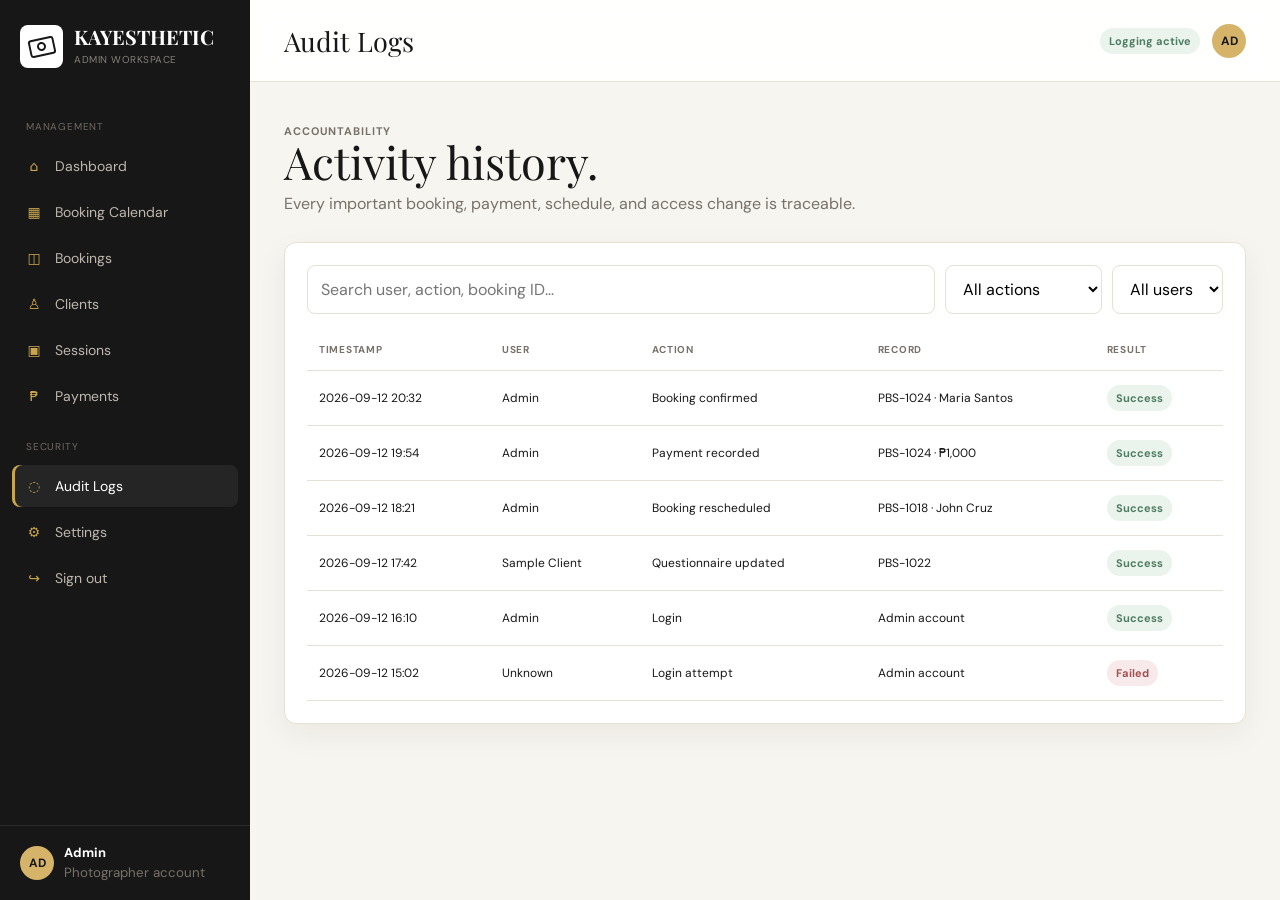
<file: audit-logs.html>
<!DOCTYPE html>
<html lang="en">

<head>
  <meta charset="UTF-8">
  <meta name="viewport" content="width=device-width, initial-scale=1.0">

  <title>Audit Logs | Kayesthetic</title>

  <!-- GOOGLE FONTS -->
  <link rel="preconnect" href="https://fonts.googleapis.com">
  <link rel="preconnect" href="https://fonts.gstatic.com" crossorigin>

  <link
    href="https://fonts.googleapis.com/css2?family=DM+Sans:wght@400;500;600;700&family=Playfair+Display:wght@400;500;600&display=swap"
    rel="stylesheet"
  >

  <!-- CSS -->
  <link rel="stylesheet" href="styles-dashboard.css">
</head>

<body>

  <div class="app">

    <!-- SIDEBAR -->
    <aside class="sidebar">

      <div class="sidebar-top">

        <a class="brand" href="index.html">

          <span class="logo"></span>

          <span>
            <strong>KAYESTHETIC</strong>
            <small>ADMIN WORKSPACE</small>
          </span>

        </a>

      </div>

      <!-- NAVIGATION -->
      <nav class="nav">

        <div class="nav-section">Management</div>

        <a href="admin-dashboard.html">
          <span class="nav-icon">⌂</span>
          Dashboard
        </a>

        <a href="admin-calendar.html">
          <span class="nav-icon">▦</span>
          Booking Calendar
        </a>

        <a href="#">
          <span class="nav-icon">◫</span>
          Bookings
        </a>

        <a href="#">
          <span class="nav-icon">♙</span>
          Clients
        </a>

        <a href="#">
          <span class="nav-icon">▣</span>
          Sessions
        </a>

        <a href="#">
          <span class="nav-icon">₱</span>
          Payments
        </a>

        <div class="nav-section">Security</div>

        <a class="active" href="audit-logs.html">
          <span class="nav-icon">◌</span>
          Audit Logs
        </a>

        <a href="#">
          <span class="nav-icon">⚙</span>
          Settings
        </a>

        <a href="index.html">
          <span class="nav-icon">↪</span>
          Sign out
        </a>

      </nav>

      <!-- ADMIN PROFILE -->
      <div class="sidebar-bottom">

        <div class="profile-mini">

          <span class="avatar">AD</span>

          <div>
            <strong>Admin</strong>
            <small>Photographer account</small>
          </div>

        </div>

      </div>

    </aside>

    <!-- MAIN CONTENT -->
    <div class="content">

      <!-- TOP BAR -->
      <header class="topbar">

        <h1>Audit Logs</h1>

        <div class="topbar-right">

          <span class="status confirmed">
            Logging active
          </span>

          <span class="avatar">AD</span>

        </div>

      </header>

      <main>

        <div class="page-wrap">

          <!-- PAGE HEADING -->
          <div class="hero-row">

            <div>

              <p class="eyebrow">ACCOUNTABILITY</p>

              <h2>Activity history.</h2>

              <p>
                Every important booking, payment, schedule,
                and access change is traceable.
              </p>

            </div>

          </div>

          <!-- AUDIT LOGS TABLE -->
          <div class="card panel">

            <!-- SEARCH AND FILTERS -->
            <div class="search-row">

              <input
                class="search"
                placeholder="Search user, action, booking ID..."
              >

              <select class="filter">
                <option>All actions</option>
                <option>Bookings</option>
                <option>Payments</option>
                <option>Authentication</option>
              </select>

              <select class="filter">
                <option>All users</option>
                <option>Admin</option>
                <option>Clients</option>
              </select>

            </div>

            <!-- TABLE -->
            <div class="table-wrap">

              <table>

                <thead>

                  <tr>
                    <th>Timestamp</th>
                    <th>User</th>
                    <th>Action</th>
                    <th>Record</th>
                    <th>Result</th>
                  </tr>

                </thead>

                <tbody>

                  <!-- LOG 1 -->
                  <tr>
                    <td>2026-09-12 20:32</td>
                    <td>Admin</td>
                    <td>Booking confirmed</td>
                    <td>PBS-1024 · Maria Santos</td>

                    <td>
                      <span class="status confirmed">
                        Success
                      </span>
                    </td>
                  </tr>

                  <!-- LOG 2 -->
                  <tr>
                    <td>2026-09-12 19:54</td>
                    <td>Admin</td>
                    <td>Payment recorded</td>
                    <td>PBS-1024 · ₱1,000</td>

                    <td>
                      <span class="status confirmed">
                        Success
                      </span>
                    </td>
                  </tr>

                  <!-- LOG 3 -->
                  <tr>
                    <td>2026-09-12 18:21</td>
                    <td>Admin</td>
                    <td>Booking rescheduled</td>
                    <td>PBS-1018 · John Cruz</td>

                    <td>
                      <span class="status confirmed">
                        Success
                      </span>
                    </td>
                  </tr>

                  <!-- LOG 4 -->
                  <tr>
                    <td>2026-09-12 17:42</td>
                    <td>Sample Client</td>
                    <td>Questionnaire updated</td>
                    <td>PBS-1022</td>

                    <td>
                      <span class="status confirmed">
                        Success
                      </span>
                    </td>
                  </tr>

                  <!-- LOG 5 -->
                  <tr>
                    <td>2026-09-12 16:10</td>
                    <td>Admin</td>
                    <td>Login</td>
                    <td>Admin account</td>

                    <td>
                      <span class="status confirmed">
                        Success
                      </span>
                    </td>
                  </tr>

                  <!-- LOG 6 -->
                  <tr>
                    <td>2026-09-12 15:02</td>
                    <td>Unknown</td>
                    <td>Login attempt</td>
                    <td>Admin account</td>

                    <td>
                      <span class="status cancelled">
                        Failed
                      </span>
                    </td>
                  </tr>

                </tbody>

              </table>

            </div>

          </div>

        </div>

      </main>

    </div>

  </div>

</body>
</html>
</file>
<file: styles-dashboard.css>
:root{--ink:#171717;--muted:#77716a;--gold:#c9a54d;--gold-soft:#f4ecd9;--cream:#fbf8f1;--white:#fff;--line:#e7e1d5;--green:#4f7d62;--green-soft:#eaf3ec;--amber:#a8781c;--amber-soft:#fbf2dc;--red:#a34f4f;--red-soft:#f8eaea;--blue:#4c668e;--blue-soft:#edf1f8;--serif:"Playfair Display",Georgia,serif;--sans:"DM Sans",system-ui,sans-serif;--shadow:0 10px 30px rgba(34,27,10,.06)}
*{box-sizing:border-box}html{scroll-behavior:smooth}body{margin:0;font-family:var(--sans);color:var(--ink);background:#f7f5ef;-webkit-font-smoothing:antialiased}a{text-decoration:none;color:inherit}button,input,select{font:inherit}button{cursor:pointer}.app{min-height:100vh;display:grid;grid-template-columns:250px 1fr}.sidebar{background:#171717;color:#d8d2c9;display:flex;flex-direction:column;position:sticky;top:0;height:100vh}.sidebar-top{padding:25px 20px}.brand{display:flex;align-items:center;gap:11px;color:#fff}.logo{width:43px;height:43px;border-radius:8px;background:#fff;position:relative;display:grid;place-items:center}.logo:before,.logo:after{content:"";position:absolute;border:2px solid #171717;transform:rotate(-12deg)}.logo:before{width:22px;height:14px;border-radius:3px}.logo:after{width:5px;height:5px;border-radius:50%}.brand strong{font-family:var(--serif);font-size:20px;line-height:1}.brand small{display:block;color:#858078;letter-spacing:.05em;font-size:10px;margin-top:3px}.nav{padding:8px 12px;display:grid;gap:4px}.nav-section{padding:19px 14px 8px;color:#6f6961;text-transform:uppercase;letter-spacing:.08em;font-size:10px}.nav a{display:flex;align-items:center;gap:12px;padding:12px 13px;border-radius:8px;color:#bdb7ae;font-size:14px}.nav a:hover,.nav a.active{background:#252525;color:#fff}.nav a.active{box-shadow:inset 3px 0 0 var(--gold)}.nav-icon{width:18px;text-align:center;color:var(--gold)}.sidebar-bottom{margin-top:auto;padding:18px 20px;border-top:1px solid #2a2a2a}.profile-mini{display:flex;align-items:center;gap:10px}.avatar{width:34px;height:34px;border-radius:50%;display:grid;place-items:center;background:#d5b46a;color:#171717;font-weight:700;font-size:12px}.profile-mini div{min-width:0}.profile-mini strong{display:block;font-size:13px;color:#fff}.profile-mini small{color:#77716a}.content{min-width:0}.topbar{height:82px;background:rgba(255,255,255,.94);border-bottom:1px solid var(--line);display:flex;align-items:center;justify-content:space-between;padding:0 34px;position:sticky;top:0;z-index:20;backdrop-filter:blur(12px)}.topbar h1{font-family:var(--serif);font-weight:400;font-size:27px;margin:0}.topbar-right{display:flex;gap:12px;align-items:center}.icon-btn{width:40px;height:40px;border-radius:8px;border:1px solid var(--line);background:#fff;display:grid;place-items:center;position:relative}.dot{position:absolute;width:8px;height:8px;border-radius:50%;background:var(--gold);top:8px;right:8px}main{padding:34px}.page-wrap{max-width:1450px;margin:0 auto}.eyebrow{font-size:11px;text-transform:uppercase;letter-spacing:.08em;font-weight:700;color:#a97925;margin:0 0 8px}.hero-row{display:flex;justify-content:space-between;align-items:end;gap:20px;margin-bottom:28px}.hero-row h2{font-family:var(--serif);font-size:45px;font-weight:400;line-height:1.05;margin:0}.hero-row p{color:var(--muted);margin:8px 0 0}.gold-btn{border:0;border-radius:999px;padding:13px 20px;background:var(--gold);font-weight:700;color:#111;display:inline-flex;gap:12px;align-items:center}.outline-btn{border:1px solid #cfc6b8;border-radius:999px;padding:12px 19px;background:#fff;font-weight:700}.cards{display:grid;gap:18px}.kpis{grid-template-columns:repeat(4,1fr);margin-bottom:24px}.card{background:#fff;border:1px solid var(--line);border-radius:12px;box-shadow:var(--shadow)}.kpi{padding:20px}.kpi-top{display:flex;justify-content:space-between;align-items:center;color:var(--muted);font-size:13px}.kpi-number{font-family:var(--serif);font-size:35px;margin:10px 0 2px}.kpi-note{font-size:12px;color:var(--muted)}.kpi-icon{width:40px;height:40px;border-radius:50%;background:var(--gold-soft);display:grid;place-items:center}.grid-2{grid-template-columns:1.3fr .7fr;align-items:start}.grid-2-eq{grid-template-columns:1fr 1fr;align-items:start}.panel{padding:22px}.panel-head{display:flex;justify-content:space-between;align-items:center;margin-bottom:18px}.panel-head h3{font-family:var(--serif);font-size:25px;font-weight:400;margin:0}.panel-head a{font-size:12px;color:#a97925;font-weight:700}.booking{display:grid;grid-template-columns:95px 1fr auto;gap:16px;padding:15px 0;border-top:1px solid var(--line);align-items:center}.booking:first-of-type{border-top:0}.date-box{border-radius:8px;background:var(--cream);padding:10px;text-align:center}.date-box strong{font-family:var(--serif);font-size:28px;font-weight:400;display:block}.date-box small{text-transform:uppercase;color:var(--muted);font-size:10px;letter-spacing:.08em}.booking h4{margin:0 0 5px;font-size:15px}.booking p{margin:0;color:var(--muted);font-size:12px;line-height:1.5}.status{display:inline-flex;align-items:center;gap:6px;padding:6px 9px;border-radius:999px;font-size:11px;font-weight:700;white-space:nowrap}.status.confirmed{background:var(--green-soft);color:var(--green)}.status.pending{background:var(--amber-soft);color:var(--amber)}.status.cancelled{background:var(--red-soft);color:var(--red)}.status.info{background:var(--blue-soft);color:var(--blue)}.progress{height:8px;background:#eee9de;border-radius:99px;overflow:hidden}.progress span{display:block;height:100%;background:var(--gold);border-radius:99px}.pay-row{display:flex;justify-content:space-between;gap:10px;padding:11px 0;border-bottom:1px solid var(--line);font-size:13px}.pay-row:last-child{border-bottom:0}.timeline{display:grid;gap:0}.timeline-item{display:grid;grid-template-columns:90px 1fr;gap:14px;padding:14px 0;border-top:1px solid var(--line)}.timeline-item:first-child{border-top:0}.timeline-time{color:var(--muted);font-size:12px}.timeline-item strong{font-size:13px}.timeline-item p{margin:4px 0 0;font-size:12px;color:var(--muted)}.quick-grid{display:grid;grid-template-columns:repeat(2,1fr);gap:10px}.quick{border:1px solid var(--line);border-radius:10px;background:var(--cream);padding:14px;font-size:13px;font-weight:700}.quick span{display:block;color:#a97925;font-size:20px;margin-bottom:8px}.notice{padding:13px 14px;border-radius:9px;background:var(--amber-soft);color:#745817;font-size:12px;line-height:1.5;margin-top:13px}.table-wrap{overflow:auto}table{width:100%;border-collapse:collapse}th,td{padding:14px 12px;border-bottom:1px solid var(--line);text-align:left;font-size:12px;white-space:nowrap}th{color:var(--muted);font-size:10px;text-transform:uppercase;letter-spacing:.07em}.search-row{display:flex;gap:10px;margin-bottom:15px}.search{flex:1;border:1px solid var(--line);background:#fff;border-radius:8px;padding:12px 13px;outline:0}.filter{border:1px solid var(--line);background:#fff;border-radius:8px;padding:12px 13px}.calendar-toolbar{display:flex;justify-content:space-between;align-items:center;margin-bottom:18px}.calendar-title{font-family:var(--serif);font-size:28px}.calendar-actions{display:flex;gap:8px}.cal-grid{display:grid;grid-template-columns:repeat(7,1fr);border:1px solid var(--line);border-right:0;border-bottom:0}.cal-head{padding:12px;background:var(--cream);font-size:11px;color:var(--muted);text-align:center;border-right:1px solid var(--line);border-bottom:1px solid var(--line)}.day{min-height:118px;background:#fff;padding:9px;border-right:1px solid var(--line);border-bottom:1px solid var(--line);font-size:11px}.day.muted{background:#faf9f6;color:#b0aaa1}.day-num{font-weight:700;margin-bottom:8px}.event{padding:5px 6px;border-radius:5px;margin-top:5px;font-size:10px;line-height:1.25}.event.gold{background:#f7edd4;color:#765a16}.event.green{background:#eaf3ec;color:#41664f}.event.red{background:#f8eaea;color:#8d4a4a}.event.blue{background:#edf1f8;color:#4a6289}.security-strip{display:grid;grid-template-columns:repeat(4,1fr);gap:12px;margin-bottom:24px}.security-item{padding:14px;border-radius:10px;border:1px solid var(--line);background:#fff}.security-item strong{display:block;font-size:13px;margin-bottom:4px}.security-item span{font-size:11px;color:var(--muted)}.security-ok{color:var(--green)}
@media(max-width:1150px){.app{grid-template-columns:220px 1fr}.kpis{grid-template-columns:repeat(2,1fr)}.grid-2,.grid-2-eq{grid-template-columns:1fr}.security-strip{grid-template-columns:repeat(2,1fr)}}
@media(max-width:820px){.app{grid-template-columns:1fr}.sidebar{position:relative;height:auto}.nav{grid-template-columns:repeat(2,1fr)}.sidebar-bottom{display:none}.topbar{padding:0 18px}main{padding:18px}.hero-row{align-items:flex-start;flex-direction:column}.hero-row h2{font-size:38px}.cal-grid{min-width:780px}.table-wrap{overflow-x:auto}}
@media(max-width:560px){.kpis,.security-strip{grid-template-columns:1fr}.nav{grid-template-columns:1fr}.booking{grid-template-columns:70px 1fr}.booking .status{grid-column:2}.quick-grid{grid-template-columns:1fr}}
</file>
